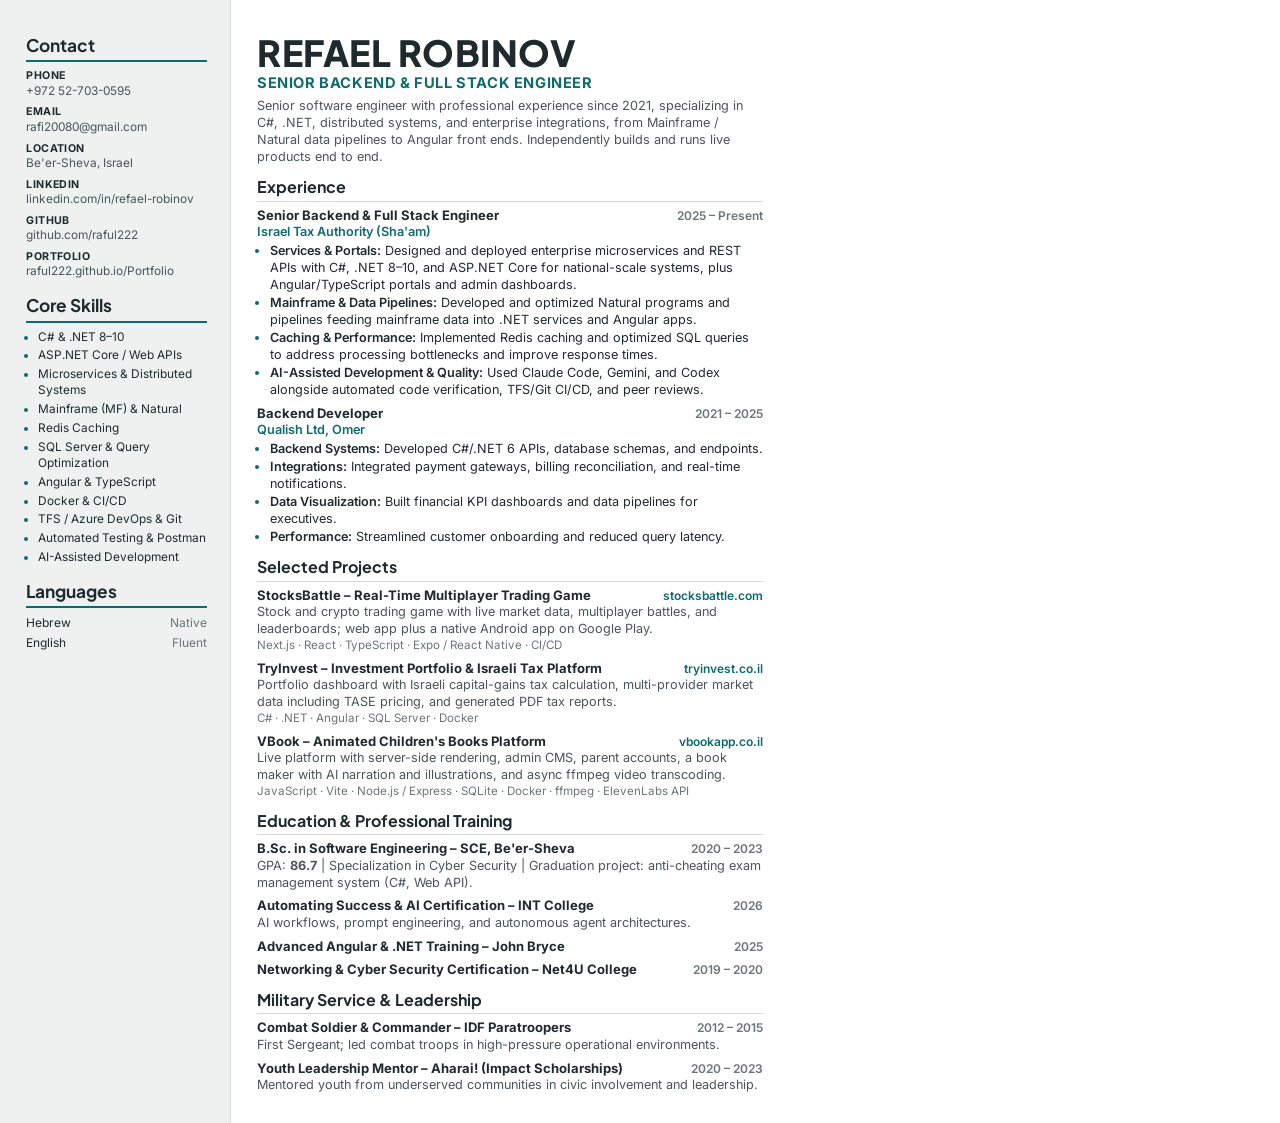
<file: cv/resume_en.html>
<!doctype html>
<html lang="en">
<head>
<meta charset="utf-8">
<title>Refael Robinov – CV</title>
<link rel="preconnect" href="https://fonts.googleapis.com">
<link href="https://fonts.googleapis.com/css2?family=Inter:wght@400;500;600;700&family=Plus+Jakarta+Sans:wght@700;800&display=swap" rel="stylesheet">
<style>
  @page { size: A4; margin: 0; }
  * { box-sizing: border-box; margin: 0; padding: 0; }
  :root {
    --ink: #1f2a2e; --muted: #4a5559; --soft: #6b7679;
    --accent: #0f6b6b; --side: #eef1f0; --rule: #d3dbd9;
  }
  html, body { width: 210mm; height: 297mm; }
  body {
    font-family: "Inter", "Segoe UI", Arial, sans-serif;
    color: var(--ink); font-size: 9.5pt; line-height: 1.34;
    -webkit-print-color-adjust: exact; print-color-adjust: exact;
  }
  a { color: inherit; text-decoration: none; }
  .page {
    width: 210mm; height: 297mm; display: grid;
    grid-template-columns: 61mm 1fr;
  }
  /* main is first in the DOM so ATS parsers read name + experience first */
  main  { grid-column: 2; grid-row: 1; padding: 9mm 8mm 6mm 7mm; }
  aside { grid-column: 1; grid-row: 1; background: var(--side); padding: 9mm 6mm 6mm 7mm;
          border-right: 1px solid var(--rule); }

  h1 { font-family: "Plus Jakarta Sans", "Inter", sans-serif; font-weight: 800;
       font-size: 27pt; letter-spacing: .5px; line-height: 1.05; }
  .role { color: var(--accent); font-weight: 700; font-size: 11pt; letter-spacing: .6px;
          margin: 2px 0 5px; }
  .summary { color: var(--muted); text-align: left; }

  h2 { font-family: "Plus Jakarta Sans", "Inter", sans-serif; font-weight: 700;
       font-size: 12pt; margin: 10px 0 5px; padding-bottom: 3px;
       border-bottom: 1.5px solid var(--rule); }

  .item { margin-bottom: 6px; }
  .head { display: flex; justify-content: space-between; align-items: baseline; gap: 8px; }
  .head .t { font-weight: 700; font-size: 9.8pt; }
  .date { color: var(--soft); font-weight: 600; white-space: nowrap; font-size: 9pt; }
  .org { color: var(--accent); font-weight: 600; margin: 0 0 2px; }
  ul { padding-left: 13px; }
  li { margin: 1px 0; color: var(--ink); }
  li::marker { color: var(--accent); }
  li b { font-weight: 600; }
  .desc { color: var(--muted); }
  .link { color: var(--accent); font-weight: 600; }
  .stack { color: var(--soft); font-size: 8.7pt; }

  aside h3 { font-family: "Plus Jakarta Sans", "Inter", sans-serif; font-weight: 700;
             font-size: 13pt; padding-bottom: 3px; margin: 0 0 7px;
             border-bottom: 2px solid #0f6b6b; }
  aside h3:not(:first-child) { margin-top: 14px; }
  .k { font-weight: 700; font-size: 8pt; letter-spacing: .4px; margin-top: 6px; }
  .v { color: var(--muted); font-size: 8.9pt; word-break: break-word; }
  aside ul { padding-left: 12px; }
  aside li { color: var(--ink); font-size: 8.9pt; margin: 3px 0; }
  .lang { display: flex; justify-content: space-between; font-size: 9pt; margin: 4px 0; }
  .lang span:last-child { color: var(--soft); }
</style>
</head>
<body>
<div class="page">

<main>
  <h1>REFAEL ROBINOV</h1>
  <div class="role">SENIOR BACKEND &amp; FULL STACK ENGINEER</div>
  <p class="summary">Senior software engineer with professional experience since 2021, specializing in C#, .NET, distributed systems, and enterprise integrations, from Mainframe / Natural data pipelines to Angular front ends. Independently builds and runs live products end to end.</p>

  <h2>Experience</h2>

  <div class="item">
    <div class="head"><span class="t">Senior Backend &amp; Full Stack Engineer</span><span class="date">2025 – Present</span></div>
    <div class="org">Israel Tax Authority (Sha'am)</div>
    <ul>
      <li><b>Services &amp; Portals:</b> Designed and deployed enterprise microservices and REST APIs with C#, .NET 8–10, and ASP.NET Core for national-scale systems, plus Angular/TypeScript portals and admin dashboards.</li>
      <li><b>Mainframe &amp; Data Pipelines:</b> Developed and optimized Natural programs and pipelines feeding mainframe data into .NET services and Angular apps.</li>
      <li><b>Caching &amp; Performance:</b> Implemented Redis caching and optimized SQL queries to address processing bottlenecks and improve response times.</li>
      <li><b>AI-Assisted Development &amp; Quality:</b> Used Claude Code, Gemini, and Codex alongside automated code verification, TFS/Git CI/CD, and peer reviews.</li>
    </ul>
  </div>

  <div class="item">
    <div class="head"><span class="t">Backend Developer</span><span class="date">2021 – 2025</span></div>
    <div class="org">Qualish Ltd, Omer</div>
    <ul>
      <li><b>Backend Systems:</b> Developed C#/.NET 6 APIs, database schemas, and endpoints.</li>
      <li><b>Integrations:</b> Integrated payment gateways, billing reconciliation, and real-time notifications.</li>
      <li><b>Data Visualization:</b> Built financial KPI dashboards and data pipelines for executives.</li>
      <li><b>Performance:</b> Streamlined customer onboarding and reduced query latency.</li>
    </ul>
  </div>

  <h2>Selected Projects</h2>

  <div class="item">
    <div class="head"><span class="t">StocksBattle – Real-Time Multiplayer Trading Game</span><a class="link date" href="https://stocksbattle.com">stocksbattle.com</a></div>
    <div class="desc">Stock and crypto trading game with live market data, multiplayer battles, and leaderboards;
    web app plus a native Android app on Google Play.</div>
    <div class="stack">Next.js · React · TypeScript · Expo / React Native · CI/CD</div>
  </div>

  <div class="item">
    <div class="head"><span class="t">TryInvest – Investment Portfolio &amp; Israeli Tax Platform</span><a class="link date" href="https://tryinvest.co.il">tryinvest.co.il</a></div>
    <div class="desc">Portfolio dashboard with Israeli capital-gains tax calculation, multi-provider market data including
    TASE pricing, and generated PDF tax reports.</div>
    <div class="stack">C# · .NET · Angular · SQL Server · Docker</div>
  </div>

  <div class="item">
    <div class="head"><span class="t">VBook – Animated Children's Books Platform</span><a class="link date" href="https://vbookapp.co.il">vbookapp.co.il</a></div>
    <div class="desc">Live platform with server-side rendering, admin CMS, parent accounts, a book maker with AI narration
    and illustrations, and async ffmpeg video transcoding.</div>
    <div class="stack">JavaScript · Vite · Node.js / Express · SQLite · Docker · ffmpeg · ElevenLabs API</div>
  </div>

  <h2>Education &amp; Professional Training</h2>

  <div class="item">
    <div class="head"><span class="t">B.Sc. in Software Engineering – SCE, Be'er-Sheva</span><span class="date">2020 – 2023</span></div>
    <div class="desc">GPA: <b>86.7</b> | Specialization in Cyber Security | Graduation project: anti-cheating exam management system (C#, Web API).</div>
  </div>
  <div class="item">
    <div class="head"><span class="t">Automating Success &amp; AI Certification – INT College</span><span class="date">2026</span></div>
    <div class="desc">AI workflows, prompt engineering, and autonomous agent architectures.</div>
  </div>
  <div class="head item"><span class="t">Advanced Angular &amp; .NET Training – John Bryce</span><span class="date">2025</span></div>
  <div class="head item"><span class="t">Networking &amp; Cyber Security Certification – Net4U College</span><span class="date">2019 – 2020</span></div>

  <h2>Military Service &amp; Leadership</h2>

  <div class="item">
    <div class="head"><span class="t">Combat Soldier &amp; Commander – IDF Paratroopers</span><span class="date">2012 – 2015</span></div>
    <div class="desc">First Sergeant; led combat troops in high-pressure operational environments.</div>
  </div>
  <div class="item">
    <div class="head"><span class="t">Youth Leadership Mentor – Aharai! (Impact Scholarships)</span><span class="date">2020 – 2023</span></div>
    <div class="desc">Mentored youth from underserved communities in civic involvement and leadership.</div>
  </div>
</main>

<aside>
  <h3>Contact</h3>
  <div class="k">PHONE</div><div class="v"><a href="tel:+972527030595">+972 52-703-0595</a></div>
  <div class="k">EMAIL</div><div class="v"><a href="mailto:rafi20080@gmail.com">rafi20080@gmail.com</a></div>
  <div class="k">LOCATION</div><div class="v">Be'er-Sheva, Israel</div>
  <div class="k">LINKEDIN</div><div class="v"><a href="https://linkedin.com/in/refael-robinov">linkedin.com/in/refael-robinov</a></div>
  <div class="k">GITHUB</div><div class="v"><a href="https://github.com/raful222">github.com/raful222</a></div>
  <div class="k">PORTFOLIO</div><div class="v"><a href="https://raful222.github.io/Portfolio/">raful222.github.io/Portfolio</a></div>

  <h3>Core Skills</h3>
  <ul>
    <li>C# &amp; .NET 8–10</li>
    <li>ASP.NET Core / Web APIs</li>
    <li>Microservices &amp; Distributed Systems</li>
    <li>Mainframe (MF) &amp; Natural</li>
    <li>Redis Caching</li>
    <li>SQL Server &amp; Query Optimization</li>
    <li>Angular &amp; TypeScript</li>
    <li>Docker &amp; CI/CD</li>
    <li>TFS / Azure DevOps &amp; Git</li>
    <li>Automated Testing &amp; Postman</li>
    <li>AI-Assisted Development</li>
  </ul>

  <h3>Languages</h3>
  <div class="lang"><span>Hebrew</span><span>Native</span></div>
  <div class="lang"><span>English</span><span>Fluent</span></div>
</aside>

</div>
</body>
</html>
</file>
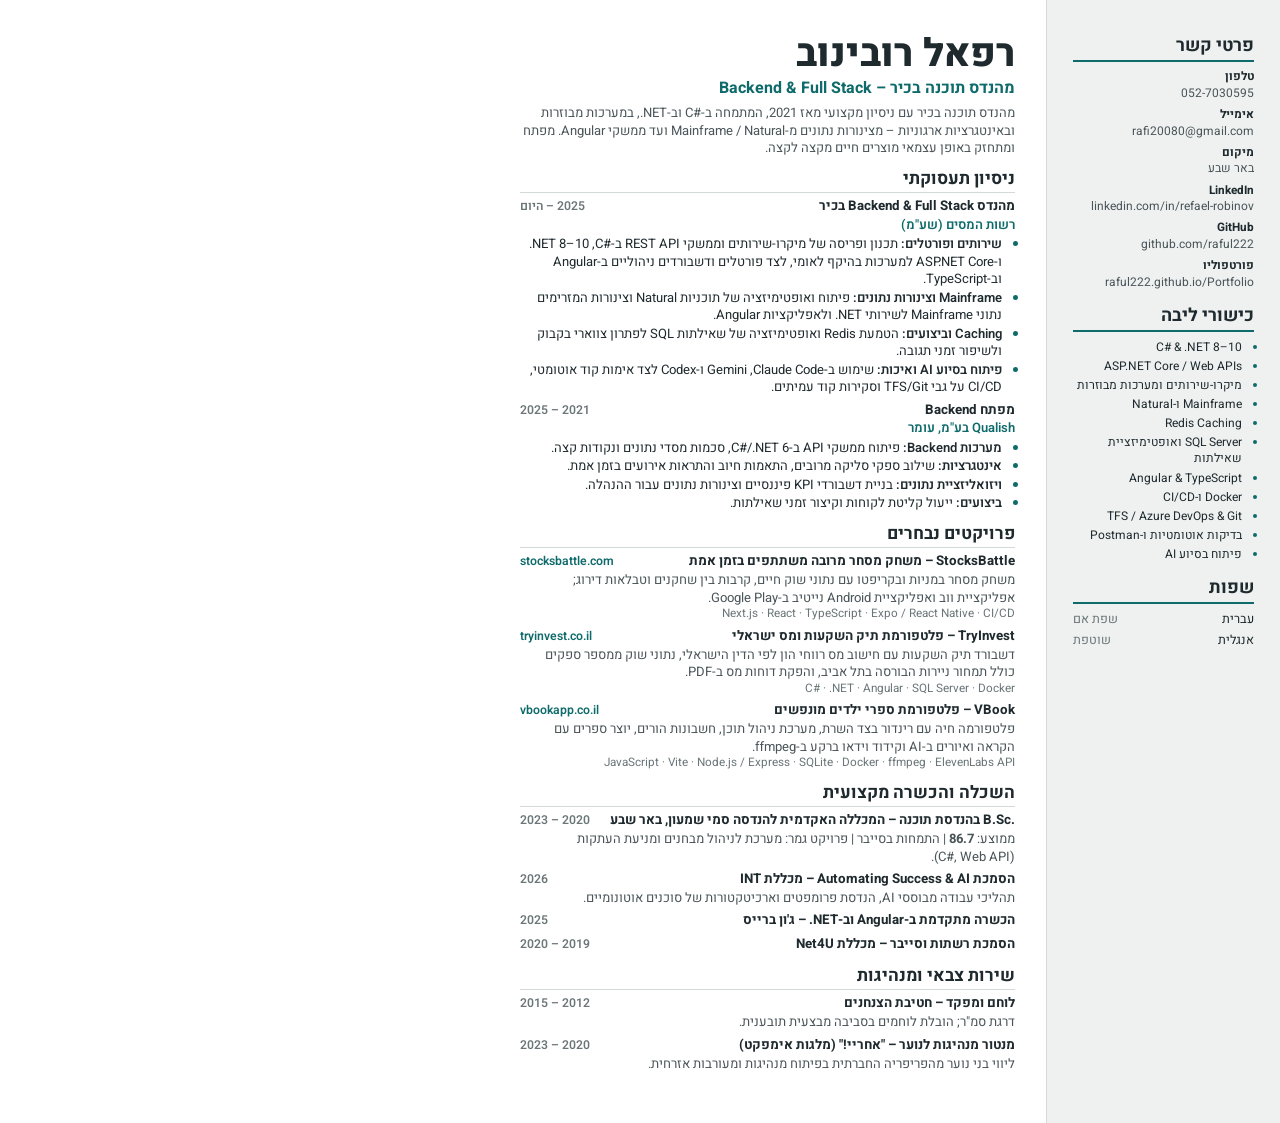
<file: cv/resume_he.html>
<!doctype html>
<html lang="he" dir="rtl">
<head>
<meta charset="utf-8">
<title>רפאל רובינוב – קורות חיים</title>
<link rel="preconnect" href="https://fonts.googleapis.com">
<link href="https://fonts.googleapis.com/css2?family=Heebo:wght@400;500;600;700;800&display=swap" rel="stylesheet">
<style>
  @page { size: A4; margin: 0; }
  * { box-sizing: border-box; margin: 0; padding: 0; }
  :root {
    --ink: #1f2a2e; --muted: #4a5559; --soft: #6b7679;
    --accent: #0f6b6b; --side: #eef1f0; --rule: #d3dbd9;
  }
  html, body { width: 210mm; height: 297mm; }
  body {
    font-family: "Heebo", "Segoe UI", Arial, sans-serif;
    color: var(--ink); font-size: 9.8pt; line-height: 1.34;
    -webkit-print-color-adjust: exact; print-color-adjust: exact;
  }
  a { color: inherit; text-decoration: none; }
  bdi, .ltr { unicode-bidi: isolate; direction: ltr; }
  bdi { white-space: nowrap; }
  .page { width: 210mm; height: 297mm; display: grid; grid-template-columns: 62mm 1fr; }
  /* in RTL, grid column 1 is on the right */
  main  { grid-column: 2; grid-row: 1; padding: 9mm 8mm 6mm 9mm; }
  aside { grid-column: 1; grid-row: 1; background: var(--side); padding: 9mm 7mm 6mm 7mm;
          border-left: 1px solid var(--rule); }

  h1 { font-weight: 800; font-size: 29pt; line-height: 1.05; }
  .role { color: var(--accent); font-weight: 700; font-size: 12pt; margin: 3px 0 5px; }
  .summary { color: var(--muted); text-align: right; }

  h2 { font-weight: 700; font-size: 13pt; margin: 10px 0 5px; padding-bottom: 2px;
       border-bottom: 1.5px solid var(--rule); }
  .item { margin-bottom: 6px; }
  .head { display: flex; justify-content: space-between; align-items: baseline; gap: 8px; }
  .head .t { font-weight: 700; font-size: 10pt; }
  .date { color: var(--soft); font-weight: 600; white-space: nowrap; font-size: 9.2pt; }
  .org { color: var(--accent); font-weight: 600; margin: 0 0 2px; }
  ul { padding-right: 13px; }
  li { margin: 1px 0; }
  li::marker { color: var(--accent); }
  li b { font-weight: 600; }
  .desc { color: var(--muted); }
  .link { color: var(--accent); font-weight: 600; }
  .stack { color: var(--soft); font-size: 8.8pt; direction: ltr; text-align: right; }

  aside h3 { font-weight: 700; font-size: 13.5pt; padding-bottom: 2px; margin: 0 0 7px;
             border-bottom: 2px solid var(--accent); }
  aside h3:not(:first-child) { margin-top: 14px; }
  .k { font-weight: 700; font-size: 8.8pt; margin-top: 6px; }
  .v { color: var(--muted); font-size: 9pt; word-break: break-word; }
  aside ul { padding-right: 12px; }
  aside li { font-size: 9pt; margin: 3px 0; }
  .lang { display: flex; justify-content: space-between; font-size: 9.4pt; margin: 4px 0; }
  .lang span:last-child { color: var(--soft); }
</style>
</head>
<body>
<div class="page">

<main>
  <h1>רפאל רובינוב</h1>
  <div class="role">מהנדס תוכנה בכיר – <bdi>Backend &amp; Full Stack</bdi></div>
  <p class="summary">מהנדס תוכנה בכיר עם ניסיון מקצועי מאז 2021, המתמחה ב-<bdi>C#</bdi> וב-<bdi>.NET</bdi>, במערכות מבוזרות ובאינטגרציות ארגוניות – מצינורות נתונים מ-<bdi>Mainframe / Natural</bdi> ועד ממשקי <bdi>Angular</bdi>. מפתח ומתחזק באופן עצמאי מוצרים חיים מקצה לקצה.</p>

  <h2>ניסיון תעסוקתי</h2>

  <div class="item">
    <div class="head"><span class="t">מהנדס <bdi>Backend &amp; Full Stack</bdi> בכיר</span><span class="date">2025 – היום</span></div>
    <div class="org">רשות המסים (שע"מ)</div>
    <ul>
      <li><b>שירותים ופורטלים:</b> תכנון ופריסה של מיקרו-שירותים וממשקי <bdi>REST API</bdi> ב-<bdi>C#</bdi>, <bdi>.NET 8–10</bdi> ו-<bdi>ASP.NET Core</bdi> למערכות בהיקף לאומי, לצד פורטלים ודשבורדים ניהוליים ב-<bdi>Angular</bdi> וב-<bdi>TypeScript</bdi>.</li>
      <li><b><bdi>Mainframe</bdi> וצינורות נתונים:</b> פיתוח ואופטימיזציה של תוכניות <bdi>Natural</bdi> וצינורות המזרימים נתוני <bdi>Mainframe</bdi> לשירותי <bdi>.NET</bdi> ולאפליקציות <bdi>Angular</bdi>.</li>
      <li><b><bdi>Caching</bdi> וביצועים:</b> הטמעת <bdi>Redis</bdi> ואופטימיזציה של שאילתות <bdi>SQL</bdi> לפתרון צווארי בקבוק ולשיפור זמני תגובה.</li>
      <li><b>פיתוח בסיוע <bdi>AI</bdi> ואיכות:</b> שימוש ב-<bdi>Claude Code</bdi>, <bdi>Gemini</bdi> ו-<bdi>Codex</bdi> לצד אימות קוד אוטומטי, <bdi>CI/CD</bdi> על גבי <bdi>TFS/Git</bdi> וסקירות קוד עמיתים.</li>
    </ul>
  </div>

  <div class="item">
    <div class="head"><span class="t">מפתח <bdi>Backend</bdi></span><span class="date">2021 – 2025</span></div>
    <div class="org"><bdi>Qualish</bdi> בע"מ, עומר</div>
    <ul>
      <li><b>מערכות <bdi>Backend</bdi>:</b> פיתוח ממשקי <bdi>API</bdi> ב-<bdi>C#/.NET 6</bdi>, סכמות מסדי נתונים ונקודות קצה.</li>
      <li><b>אינטגרציות:</b> שילוב ספקי סליקה מרובים, התאמות חיוב והתראות אירועים בזמן אמת.</li>
      <li><b>ויזואליזציית נתונים:</b> בניית דשבורדי <bdi>KPI</bdi> פיננסיים וצינורות נתונים עבור ההנהלה.</li>
      <li><b>ביצועים:</b> ייעול קליטת לקוחות וקיצור זמני שאילתות.</li>
    </ul>
  </div>

  <h2>פרויקטים נבחרים</h2>

  <div class="item">
    <div class="head"><span class="t"><bdi>StocksBattle</bdi> – משחק מסחר מרובה משתתפים בזמן אמת</span><a class="link date" href="https://stocksbattle.com">stocksbattle.com</a></div>
    <div class="desc">משחק מסחר במניות ובקריפטו עם נתוני שוק חיים, קרבות בין שחקנים וטבלאות דירוג; אפליקציית ווב ואפליקציית <bdi>Android</bdi> נייטיב ב-<bdi>Google Play</bdi>.</div>
    <div class="stack">Next.js · React · TypeScript · Expo / React Native · CI/CD</div>
  </div>

  <div class="item">
    <div class="head"><span class="t"><bdi>TryInvest</bdi> – פלטפורמת תיק השקעות ומס ישראלי</span><a class="link date" href="https://tryinvest.co.il">tryinvest.co.il</a></div>
    <div class="desc">דשבורד תיק השקעות עם חישוב מס רווחי הון לפי הדין הישראלי, נתוני שוק ממספר ספקים כולל תמחור ניירות הבורסה בתל אביב, והפקת דוחות מס ב-<bdi>PDF</bdi>.</div>
    <div class="stack">C# · .NET · Angular · SQL Server · Docker</div>
  </div>

  <div class="item">
    <div class="head"><span class="t"><bdi>VBook</bdi> – פלטפורמת ספרי ילדים מונפשים</span><a class="link date" href="https://vbookapp.co.il">vbookapp.co.il</a></div>
    <div class="desc">פלטפורמה חיה עם רינדור בצד השרת, מערכת ניהול תוכן, חשבונות הורים, יוצר ספרים עם הקראה ואיורים ב-<bdi>AI</bdi> וקידוד וידאו ברקע ב-<bdi>ffmpeg</bdi>.</div>
    <div class="stack">JavaScript · Vite · Node.js / Express · SQLite · Docker · ffmpeg · ElevenLabs API</div>
  </div>

  <h2>השכלה והכשרה מקצועית</h2>

  <div class="item">
    <div class="head"><span class="t"><bdi>B.Sc.</bdi> בהנדסת תוכנה – המכללה האקדמית להנדסה סמי שמעון, באר שבע</span><span class="date">2020 – 2023</span></div>
    <div class="desc">ממוצע: <b>86.7</b> | התמחות בסייבר | פרויקט גמר: מערכת לניהול מבחנים ומניעת העתקות (<bdi>C#, Web API</bdi>).</div>
  </div>
  <div class="item">
    <div class="head"><span class="t">הסמכת <bdi>Automating Success &amp; AI</bdi> – מכללת <bdi>INT</bdi></span><span class="date">2026</span></div>
    <div class="desc">תהליכי עבודה מבוססי <bdi>AI</bdi>, הנדסת פרומפטים וארכיטקטורות של סוכנים אוטונומיים.</div>
  </div>
  <div class="head item"><span class="t">הכשרה מתקדמת ב-<bdi>Angular</bdi> וב-<bdi>.NET</bdi> – ג'ון ברייס</span><span class="date">2025</span></div>
  <div class="head item"><span class="t">הסמכת רשתות וסייבר – מכללת <bdi>Net4U</bdi></span><span class="date">2019 – 2020</span></div>

  <h2>שירות צבאי ומנהיגות</h2>

  <div class="item">
    <div class="head"><span class="t">לוחם ומפקד – חטיבת הצנחנים</span><span class="date">2012 – 2015</span></div>
    <div class="desc">דרגת סמ"ר; הובלת לוחמים בסביבה מבצעית תובענית.</div>
  </div>
  <div class="item">
    <div class="head"><span class="t">מנטור מנהיגות לנוער – "אחריי!" (מלגות אימפקט)</span><span class="date">2020 – 2023</span></div>
    <div class="desc">ליווי בני נוער מהפריפריה החברתית בפיתוח מנהיגות ומעורבות אזרחית.</div>
  </div>
</main>

<aside>
  <h3>פרטי קשר</h3>
  <div class="k">טלפון</div><div class="v"><a class="ltr" href="tel:+972527030595">052-7030595</a></div>
  <div class="k">אימייל</div><div class="v"><a class="ltr" href="mailto:rafi20080@gmail.com">rafi20080@gmail.com</a></div>
  <div class="k">מיקום</div><div class="v">באר שבע</div>
  <div class="k">LinkedIn</div><div class="v"><a class="ltr" href="https://linkedin.com/in/refael-robinov">linkedin.com/in/refael-robinov</a></div>
  <div class="k">GitHub</div><div class="v"><a class="ltr" href="https://github.com/raful222">github.com/raful222</a></div>
  <div class="k">פורטפוליו</div><div class="v"><a class="ltr" href="https://raful222.github.io/Portfolio/">raful222.github.io/Portfolio</a></div>

  <h3>כישורי ליבה</h3>
  <ul>
    <li><bdi>C# &amp; .NET 8–10</bdi></li>
    <li><bdi>ASP.NET Core / Web APIs</bdi></li>
    <li>מיקרו-שירותים ומערכות מבוזרות</li>
    <li><bdi>Mainframe</bdi> ו-<bdi>Natural</bdi></li>
    <li><bdi>Redis Caching</bdi></li>
    <li><bdi>SQL Server</bdi> ואופטימיזציית שאילתות</li>
    <li><bdi>Angular &amp; TypeScript</bdi></li>
    <li><bdi>Docker</bdi> ו-<bdi>CI/CD</bdi></li>
    <li><bdi>TFS / Azure DevOps &amp; Git</bdi></li>
    <li>בדיקות אוטומטיות ו-<bdi>Postman</bdi></li>
    <li>פיתוח בסיוע <bdi>AI</bdi></li>
  </ul>

  <h3>שפות</h3>
  <div class="lang"><span>עברית</span><span>שפת אם</span></div>
  <div class="lang"><span>אנגלית</span><span>שוטפת</span></div>
</aside>

</div>
</body>
</html>
</file>
